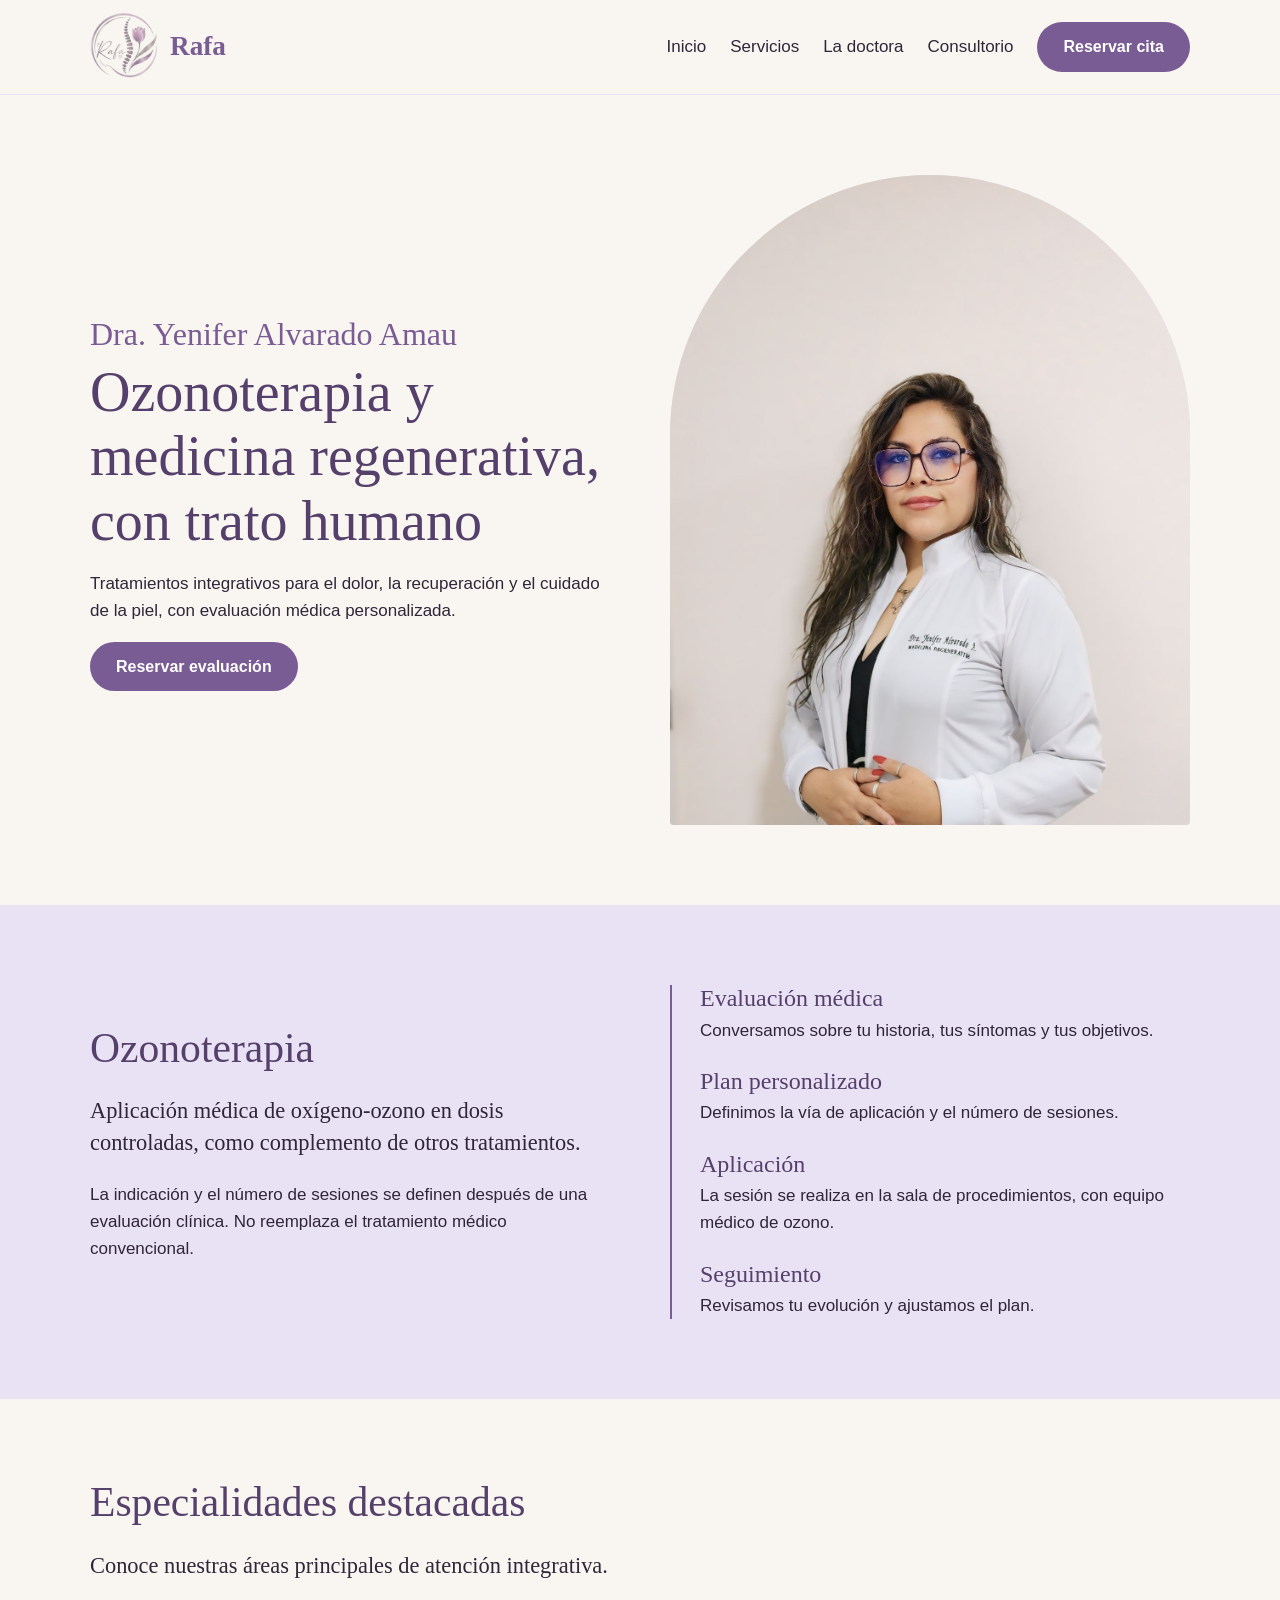
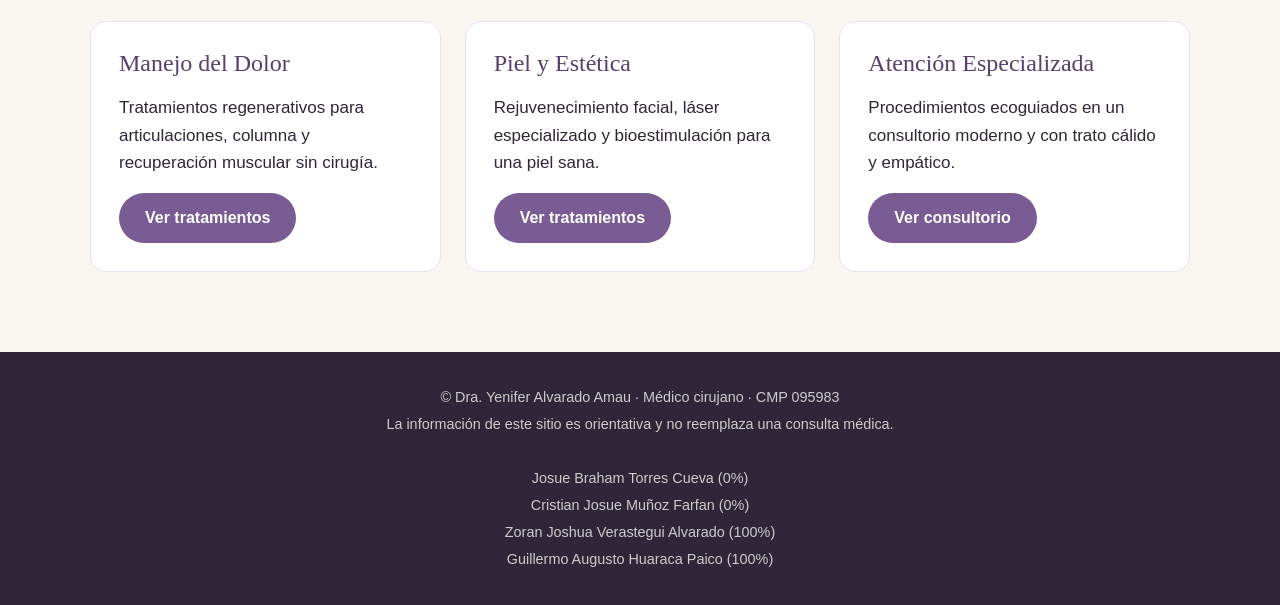
<file: index.html>
<!DOCTYPE html>
<html lang="es">
<head>
  <meta charset="UTF-8">
  <meta name="viewport" content="width=device-width, initial-scale=1">
  <link rel="stylesheet" href="CSS/styles.css">
  <title>Rafa - Ozonoterapia y Medicina Regenerativa</title>
 
</head>
<body>

  <!-- ENCABEZADO -->
  <header class="cabecera">
    <div class="contenedor fila">
      <a class="marca" href="index.html"><img src="img/logo.png" alt="Rafa"> Rafa</a>
      <nav>
        <a href="index.html">Inicio</a>
        <a href="servicios.html">Servicios</a>
        <a href="doctora.html">La doctora</a>
        <a href="consultorio.html">Consultorio</a>
        <a class="boton" href="contacto.html">Reservar cita</a>
      </nav>
    </div>
  </header>

  <main>
    <!-- BANNER PRINCIPAL -->
    <section class="seccion" id="inicio">
      <div class="contenedor columnas">
        <div>
          <p class="firma">Dra. Yenifer Alvarado Amau</p>
          <h1>Ozonoterapia y medicina regenerativa, con trato humano</h1>
          <p>Tratamientos integrativos para el dolor, la recuperación y el cuidado de la piel, con evaluación médica personalizada.</p>
          <a class="boton" href="contacto.html">Reservar evaluación</a>
        </div>
        <div class="arco">
          <img src="img/doctora.jpg" alt="Dra. Yenifer Alvarado Amau">
        </div>
      </div>
    </section>

    <!-- SECCIÓN DE CONTENIDO DESTACADO (OZONOTERAPIA) -->
    <section class="seccion lavanda" id="ozonoterapia">
      <div class="contenedor columnas">
        <div>
          <h2>Ozonoterapia</h2>
          <p class="lead">Aplicación médica de oxígeno-ozono en dosis controladas, como complemento de otros tratamientos.</p>
          <p>La indicación y el número de sesiones se definen después de una evaluación clínica. No reemplaza el tratamiento médico convencional.</p>
        </div>
        <ol class="pasos">
          <li><h3>Evaluación médica</h3><p>Conversamos sobre tu historia, tus síntomas y tus objetivos.</p></li>
          <li><h3>Plan personalizado</h3><p>Definimos la vía de aplicación y el número de sesiones.</p></li>
          <li><h3>Aplicación</h3><p>La sesión se realiza en la sala de procedimientos, con equipo médico de ozono.</p></li>
          <li><h3>Seguimiento</h3><p>Revisamos tu evolución y ajustamos el plan.</p></li>
        </ol>
      </div>
    </section>

    <!-- TARJETAS O CARDS DESTACADAS -->
    <section class="seccion">
      <div class="contenedor">
        <h2>Especialidades destacadas</h2>
        <p class="lead">Conoce nuestras áreas principales de atención integrativa.</p>
        <div class="columnas tres">
          <div class="tarjeta">
            <h3>Manejo del Dolor</h3>
            <p>Tratamientos regenerativos para articulaciones, columna y recuperación muscular sin cirugía.</p>
            <a class="boton" href="servicios.html">Ver tratamientos</a>
          </div>
          <div class="tarjeta">
            <h3>Piel y Estética</h3>
            <p>Rejuvenecimiento facial, láser especializado y bioestimulación para una piel sana.</p>
            <a class="boton" href="servicios.html">Ver tratamientos</a>
          </div>
          <div class="tarjeta">
            <h3>Atención Especializada</h3>
            <p>Procedimientos ecoguiados en un consultorio moderno y con trato cálido y empático.</p>
            <a class="boton" href="consultorio.html">Ver consultorio</a>
          </div>
        </div>
      </div>
    </section>
  </main>

  <!-- PIE DE PÁGINA -->
  <footer class="pie">
    <p>&copy Dra. Yenifer Alvarado Amau · Médico cirujano · CMP 095983</p>
    <p>La información de este sitio es orientativa y no reemplaza una consulta médica.</p><br>
    <p>Josue Braham Torres Cueva (0%)</p>
    <p>Cristian Josue Muñoz Farfan (0%)</p>
    <p>Zoran Joshua Verastegui Alvarado (100%)</p>
    <p>Guillermo Augusto Huaraca Paico (100%)</p>
  </footer>
<script src="JS/main.js"></script>
</body>
</html>
</file>
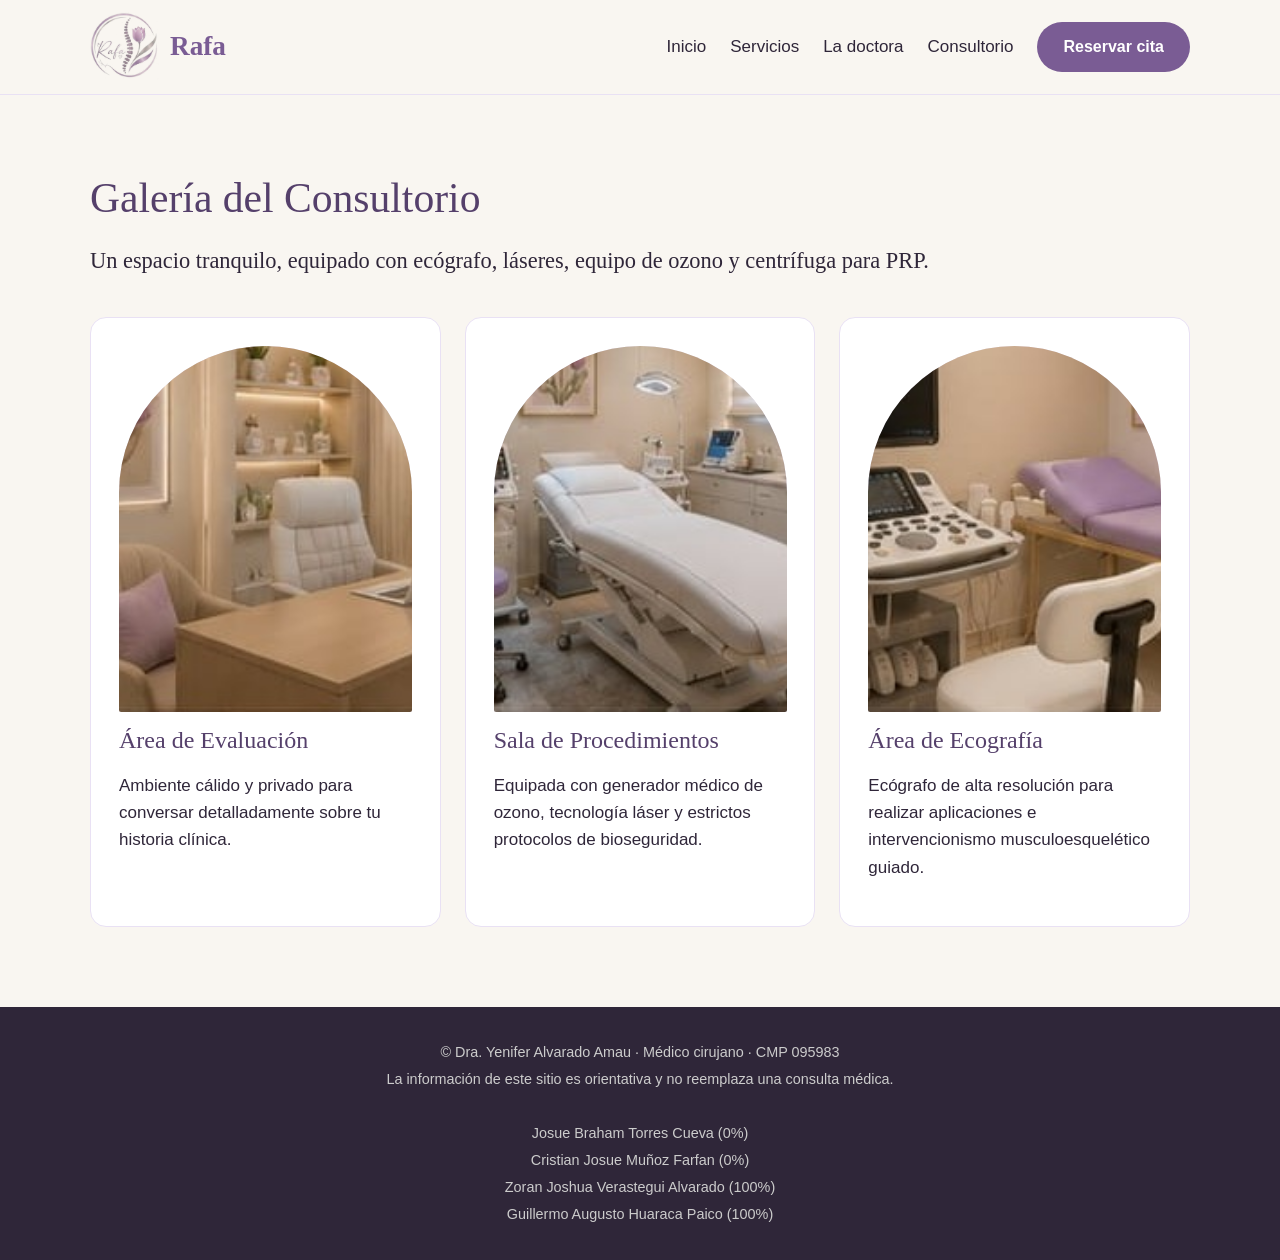
<file: consultorio.html>
<!DOCTYPE html>
<html lang="es">
<head>
  <meta charset="UTF-8">
  <meta name="viewport" content="width=device-width, initial-scale=1">
  <title>Consultorio y Galería - Rafa</title>
  <link rel="stylesheet" href="CSS/styles.css">
</head>
<body>

  <header class="cabecera">
    <div class="contenedor fila">
      <a class="marca" href="index.html"><img src="img/logo.png" alt="Rafa"> Rafa</a>
      <nav>
        <a href="index.html">Inicio</a>
        <a href="servicios.html">Servicios</a>
        <a href="doctora.html">La doctora</a>
        <a href="consultorio.html">Consultorio</a>
        <a class="boton" href="contacto.html">Reservar cita</a>
      </nav>
    </div>
  </header>

  <main>
    <section class="seccion" id="consultorio">
      <div class="contenedor">
        <h2>Galería del Consultorio</h2>
        <p class="lead">Un espacio tranquilo, equipado con ecógrafo, láseres, equipo de ozono y centrífuga para PRP.</p>
        
        <div class="columnas tres">
          <div class="tarjeta">
            <div class="arco"><img src="img/consultorio.jpg" alt="Consultorio médico"></div>
            <h3>Área de Evaluación</h3>
            <p>Ambiente cálido y privado para conversar detalladamente sobre tu historia clínica.</p>
          </div>

          <div class="tarjeta">
            <div class="arco"><img src="img/procedimientos.jpg" alt="Sala de procedimientos"></div>
            <h3>Sala de Procedimientos</h3>
            <p>Equipada con generador médico de ozono, tecnología láser y estrictos protocolos de bioseguridad.</p>
          </div>

          <div class="tarjeta">
            <div class="arco"><img src="img/ecografia.jpg" alt="Sala de ecografía"></div>
            <h3>Área de Ecografía</h3>
            <p>Ecógrafo de alta resolución para realizar aplicaciones e intervencionismo musculoesquelético guiado.</p>
          </div>
        </div>
      </div>
    </section>
  </main>

  <footer class="pie">
    <p> &copy Dra. Yenifer Alvarado Amau · Médico cirujano · CMP 095983</p>
    <p>La información de este sitio es orientativa y no reemplaza una consulta médica.</p><br>
    <p>Josue Braham Torres Cueva (0%)</p>
    <p>Cristian Josue Muñoz Farfan (0%)</p>
    <p>Zoran Joshua Verastegui Alvarado (100%)</p>
    <p>Guillermo Augusto Huaraca Paico (100%)</p>
  </footer>

</body>
</html>
</file>
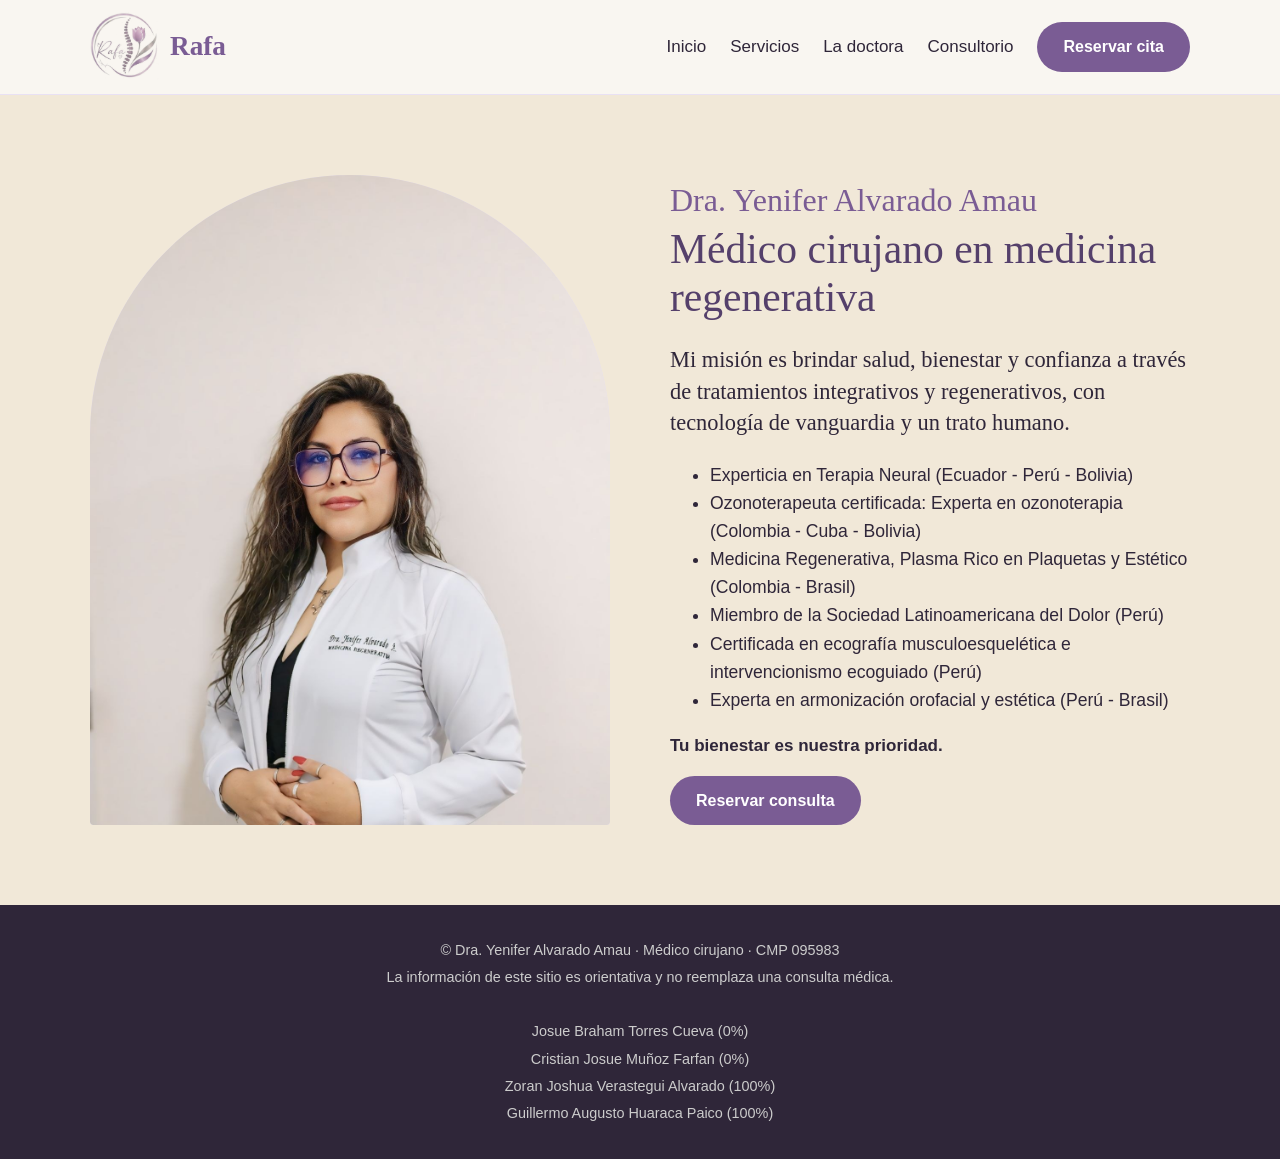
<file: doctora.html>
<!DOCTYPE html>
<html lang="es">
<head>
  <meta charset="UTF-8">
  <meta name="viewport" content="width=device-width, initial-scale=1">
  <title>La Doctora - Rafa Medicina Regenerativa</title>
  <link rel="stylesheet" href="CSS/styles.css">
</head>
<body>

  <header class="cabecera">
    <div class="contenedor fila">
      <a class="marca" href="index.html"><img src="img/logo.png" alt="Rafa"> Rafa</a>
      <nav>
        <a href="index.html">Inicio</a>
        <a href="servicios.html">Servicios</a>
        <a href="doctora.html">La doctora</a>
        <a href="consultorio.html">Consultorio</a>
        <a class="boton" href="contacto.html">Reservar cita</a>
      </nav>
    </div>
  </header>

  <main>
    <section class="seccion beige" id="doctora">
      <div class="contenedor columnas">
        <div class="arco">
          <img src="img/doctora.jpg" alt="Dra. Yenifer Alvarado Amau">
        </div>
        <div>
          <p class="firma">Dra. Yenifer Alvarado Amau</p>
          <h2>Médico cirujano en medicina regenerativa</h2>
          <p class="lead">Mi misión es brindar salud, bienestar y confianza a través de tratamientos integrativos y regenerativos, con tecnología de vanguardia y un trato humano.</p>
          
          <ul class="listaA">
            <li>Experticia en Terapia Neural (Ecuador - Perú - Bolivia)</li>
            <li>Ozonoterapeuta certificada: Experta en ozonoterapia (Colombia - Cuba - Bolivia)</li>
            <li>Medicina Regenerativa, Plasma Rico en Plaquetas y Estético (Colombia - Brasil)</li>
            <li>Miembro de la Sociedad Latinoamericana del Dolor (Perú)</li>
            <li>Certificada en ecografía musculoesquelética e intervencionismo ecoguiado (Perú)</li>
            <li>Experta en armonización orofacial y estética (Perú - Brasil)</li>
          </ul>

          <p><strong>Tu bienestar es nuestra prioridad.</strong></p>
          <a class="boton" href="contacto.html">Reservar consulta</a>
        </div>
      </div>
    </section>
  </main>

  <footer class="pie">
    <p>&copy Dra. Yenifer Alvarado Amau · Médico cirujano · CMP 095983</p>
    <p>La información de este sitio es orientativa y no reemplaza una consulta médica.</p><br>
    <p>Josue Braham Torres Cueva (0%)</p>
    <p>Cristian Josue Muñoz Farfan (0%)</p>
    <p>Zoran Joshua Verastegui Alvarado (100%)</p>
    <p>Guillermo Augusto Huaraca Paico (100%)</p>
  </footer>

</body>
</html>
</file>
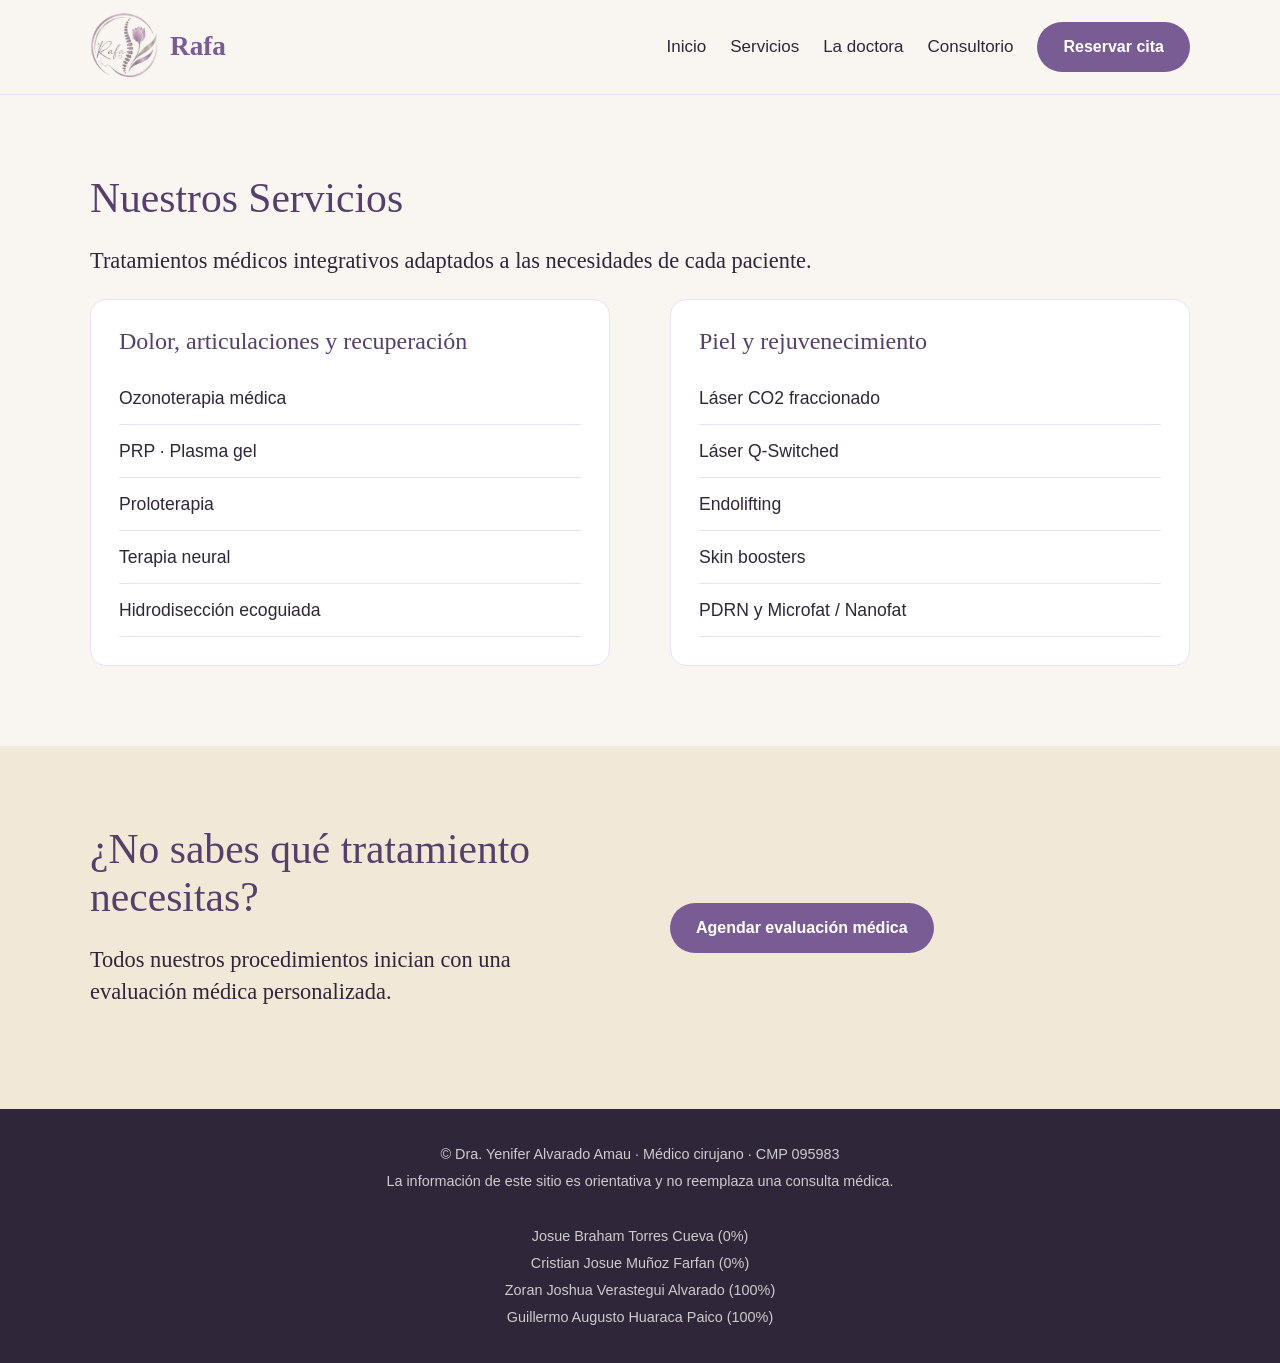
<file: servicios.html>
<!DOCTYPE html>
<html lang="es">
<head>
  <meta charset="UTF-8">
  <meta name="viewport" content="width=device-width, initial-scale=1">
  <title>Servicios - Rafa Medicina Regenerativa</title>
  <link rel="stylesheet" href="CSS/styles.css">
</head>
<body>

  <header class="cabecera">
    <div class="contenedor fila">
      <a class="marca" href="index.html"><img src="img/logo.png" alt="Rafa"> Rafa</a>
      <nav>
        <a href="index.html">Inicio</a>
        <a href="servicios.html">Servicios</a>
        <a href="doctora.html">La doctora</a>
        <a href="consultorio.html">Consultorio</a>
        <a class="boton" href="contacto.html">Reservar cita</a>
      </nav>
    </div>
  </header>

  <main>
    <section class="seccion" id="servicios">
      <div class="contenedor">
        <h2>Nuestros Servicios</h2>
        <p class="lead">Tratamientos médicos integrativos adaptados a las necesidades de cada paciente.</p>
        
        <div class="columnas">
          <div class="tarjeta">
            <h3>Dolor, articulaciones y recuperación</h3>
            <ul class="lista">
              <li>Ozonoterapia médica</li>
              <li>PRP · Plasma gel</li>
              <li>Proloterapia</li>
              <li>Terapia neural</li>
              <li>Hidrodisección ecoguiada</li>
            </ul>
          </div>

          <div class="tarjeta">
            <h3>Piel y rejuvenecimiento</h3>
            <ul class="lista">
              <li>Láser CO2 fraccionado</li>
              <li>Láser Q-Switched</li>
              <li>Endolifting</li>
              <li>Skin boosters</li>
              <li>PDRN y Microfat / Nanofat</li>
            </ul>
          </div>
        </div>
      </div>
    </section>

    <section class="seccion beige">
      <div class="contenedor columnas">
        <div>
          <h2>¿No sabes qué tratamiento necesitas?</h2>
          <p class="lead">Todos nuestros procedimientos inician con una evaluación médica personalizada.</p>
        </div>
        <div>
          <a class="boton" href="contacto.html">Agendar evaluación médica</a>
        </div>
      </div>
    </section>
  </main>

  <footer class="pie">
    <p>&copy Dra. Yenifer Alvarado Amau · Médico cirujano · CMP 095983</p>
    <p>La información de este sitio es orientativa y no reemplaza una consulta médica.</p><br>
    <p>Josue Braham Torres Cueva (0%)</p>
    <p>Cristian Josue Muñoz Farfan (0%)</p>
    <p>Zoran Joshua Verastegui Alvarado (100%)</p>
    <p>Guillermo Augusto Huaraca Paico (100%)</p>
  </footer>

</body>
</html>
</file>
<file: CSS/styles.css>
/* Colores */
:root {
  --lila: #7A5C94;
  --lila-oscuro: #55406B;
  --lavanda: #E9E1F4;
  --beige: #F1E8D8;
  --fondo: #F9F6F1;
  --texto: #2F2639;
}

/* Base */
* {
  box-sizing: border-box;
}

body {
  margin: 0;
  font-family: "Mulish", sans-serif;
  font-size: 17px;
  line-height: 1.6;
  color: var(--texto);
  background: var(--fondo);
}

a {
  color: inherit;
  text-decoration: none;
}

h1, h2, h3 {
  font-family: "Cormorant Garamond", serif;
  font-weight: 500;
  line-height: 1.15;
  color: var(--lila-oscuro);
  margin: 0 0 16px;
}

h1 { font-size: 56px; }
h2 { font-size: 41.6px; }
h3 { font-size: 24px; }

.lead {
  font-family: "Cormorant Garamond", serif;
  font-size: 22.4px;
  line-height: 1.4;
}

.firma {
  font-family: "Pinyon Script", cursive;
  font-size: 32px;
  color: var(--lila);
  margin: 0;
}

/* Estructura */
.contenedor {
  width: min(92%, 1100px);
  margin: 0 auto;
}

.seccion {
  padding: 80px 0;
}

.lavanda { background: var(--lavanda); }
.beige { background: var(--beige); }

.oscuro {
  background: var(--lila-oscuro);
  color: #fff;
}

.oscuro h2, .oscuro h3 {
  color: #fff;
}

/* Columnas */
.columnas {
  display: grid;
  grid-template-columns: 1fr 1fr;
  gap: 60px;
  align-items: center;
}

.columnas.tres {
  grid-template-columns: repeat(3, 1fr);
  gap: 24px;
  margin-top: 40px;
  align-items: stretch;
}

/* Cabecera */
.cabecera {
  position: sticky;
  top: 0;
  z-index: 10;
  background: var(--fondo);
  border-bottom: 1px solid var(--lavanda);
}

.contenedor.fila {
  display: flex;
  justify-content: space-between;
  align-items: center;
  padding: 12px 0;
}

.marca {
  display: flex;
  align-items: center;
  gap: 10px;
  font-family: "Cormorant Garamond", serif;
  font-size: 27.2px;
  font-weight: 600;
  color: var(--lila);
}

.marca img {
  width: 70px;
  height: 70px;
}

nav {
  display: flex;
  align-items: center;
  gap: 24px;
}

nav a:hover {
  color: var(--lila);
}

/* Botones */
.boton {
  display: inline-block;
  background: var(--lila);
  color: #fff;
  font-weight: 700;
  padding: 12px 26px;
  border-radius: 999px;
  border: none;
  cursor: pointer;
  font-family: inherit;
  font-size: 16px;
}

.boton:hover {
  background: var(--lila-oscuro);
}

.boton.claro {
  background: #E6D6BC;
  color: var(--texto);
}

/* Arco con forma de pétalo */
.arco {
  aspect-ratio: 4 / 5;
  overflow: hidden;
  border-radius: 999px 999px 14px 14px;
  background: var(--lavanda);
}

.arco img {
  width: 100%;
  height: 100%;
  object-fit: cover;
  object-position: top;
}

/* Tarjetas (Cards pedidas en el PDF) */
.tarjeta {
  background: #fff;
  border: 1px solid var(--lavanda);
  border-radius: 16px;
  padding: 28px;
  text-align: left;
}

.tarjeta .arco {
  margin-bottom: 16px;
}

/* Pasos y listas */
.pasos {
  list-style: none;
  margin: 0;
  padding: 0;
  border-left: 2px solid var(--lila);
}

.pasos li {
  padding: 0 0 24px 28px;
}

.pasos li:last-child {
  padding-bottom: 0;
}

.pasos h3 {
  margin-bottom: 4px;
}

.pasos p {
  margin: 0;
}

.lista {
  list-style: none;
  margin: 0;
  padding: 0;
}

.lista li {
  padding: 12px 0;
  border-bottom: 1px solid var(--lavanda);
  font-size: 17.6px;
}

.listaA {
  font-size: 17.6px;
}

/* Formulario (Pedido en el PDF) */
.formulario {
  background: #fff;
  color: var(--texto);
  padding: 30px;
  border-radius: 16px;
}

.formulario h3 {
  color: var(--lila-oscuro);
}

.campo {
  margin-bottom: 16px;
}

.campo label {
  display: block;
  font-weight: 600;
  margin-bottom: 6px;
}

.campo input,
.campo select,
.campo textarea {
  width: 100%;
  padding: 10px 14px;
  border: 1px solid var(--lila);
  border-radius: 8px;
  font-family: inherit;
  font-size: 16px;
  background: var(--fondo);
}

/* Pie */
.pie {
  background: var(--texto);
  color: #ccc;
  text-align: center;
  padding: 30px 5%;
  font-size: 14.4px;
}

.pie p {
  margin: 4px 0;
}

/* Diseño Responsive para Celular (Mobile) */
@media (max-width: 768px) {
  h1 { font-size: 38px; }
  h2 { font-size: 30px; }

  .seccion {
    padding: 50px 0;
  }

  .contenedor.fila {
    flex-direction: column;
    gap: 12px;
  }

  nav {
    flex-wrap: wrap;
    justify-content: center;
    gap: 14px;
  }

  .columnas,
  .columnas.tres {
    grid-template-columns: 1fr;
    gap: 30px;
  }
}


/*------------- Animacion de las imagenes consultrio -------------------*/
@keyframes aparecerArco {
  0% {
    opacity: 0;
    transform: translateY(50px) scale(0.95);
  }
  60% {
    opacity: 1;
    transform: translateY(-5px) scale(1.02);
  }
  100% {
    opacity: 1;
    transform: translateY(0) scale(1);
  }
}


/* Aplicamos la animación a cada arco con retraso escalonado */
.tarjeta:nth-child(1) .arco {
  animation: aparecerArco 1s ease-out 0.2s both;
}


.tarjeta:nth-child(2) .arco {
  animation: aparecerArco 1s ease-out 0.5s both;
}


.tarjeta:nth-child(3) .arco {
  animation: aparecerArco 1s ease-out 0.8s both;
}
</file>
